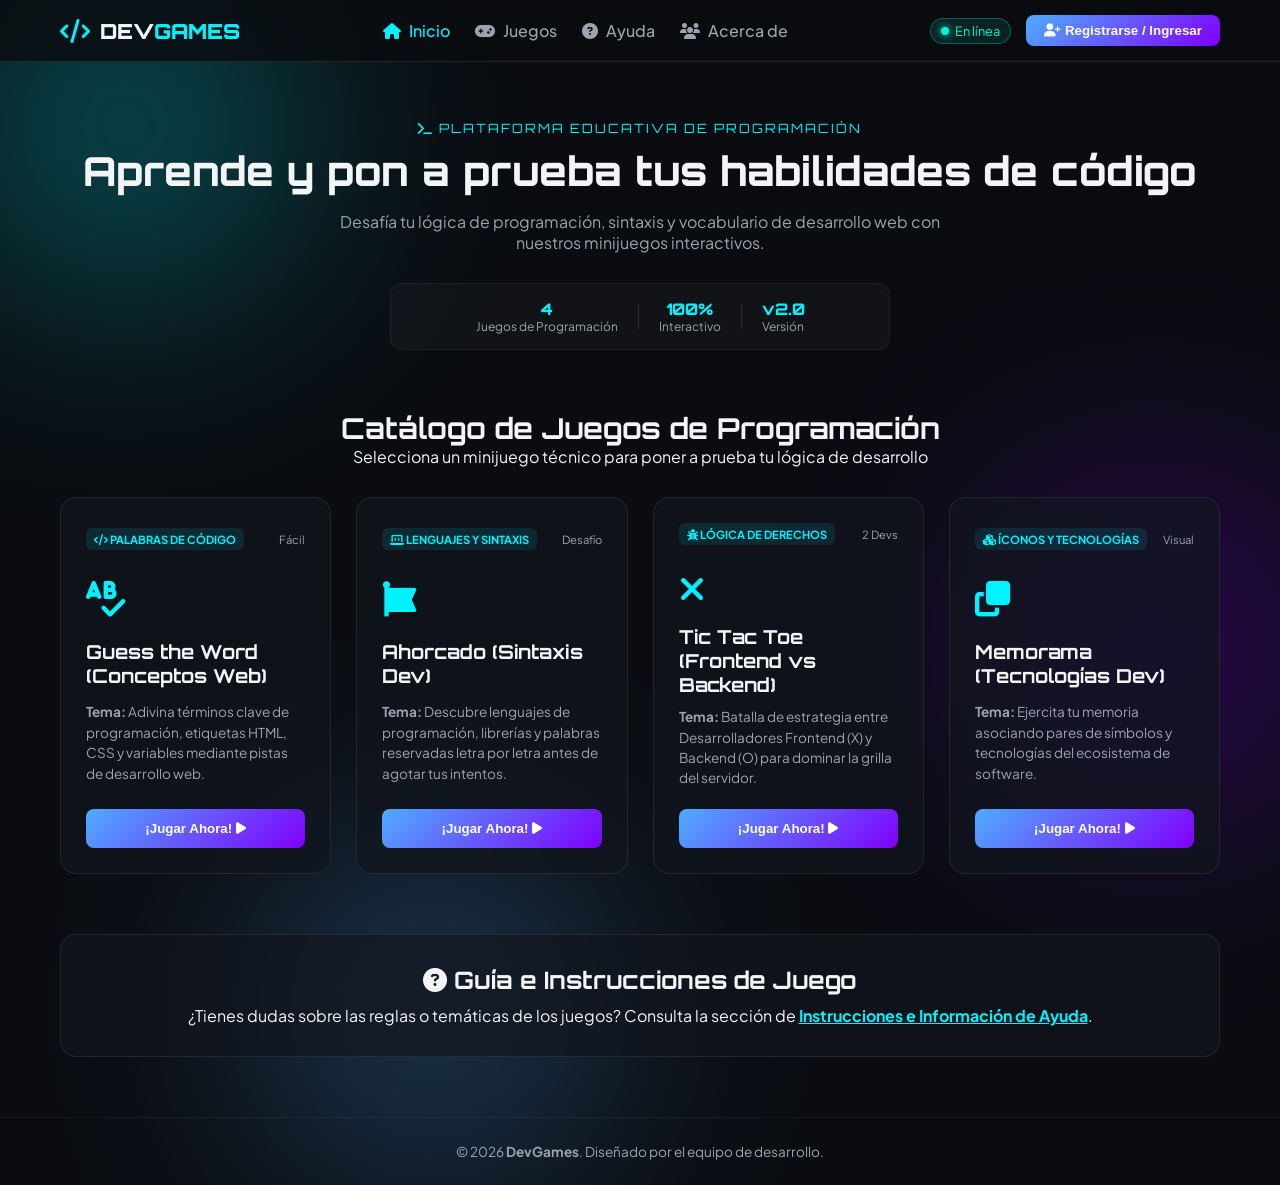
<file: index.html>
<!DOCTYPE html>
<html lang="es">
<head>
  <meta charset="UTF-8">
  <meta name="viewport" content="width=device-width, initial-scale=1.0">
  <title>Portal Web - Programación</title>
  
  <link rel="stylesheet" href="styles.css">
  <link rel="stylesheet" href="https://cdnjs.cloudflare.com/ajax/libs/font-awesome/6.4.0/css/all.min.css">
  <link href="https://fonts.googleapis.com/css2?family=Orbitron:wght@600;800;900&family=Plus+Jakarta+Sans:wght@400;500;600;700&display=swap" rel="stylesheet">
</head>
<body>

  <div class="bg-glow spot-1"></div>
  <div class="bg-glow spot-2"></div>
  <div class="bg-glow spot-3"></div>

  <!-- NAVEGACIÓN -->
  <header class="navbar-wrapper">
    <nav class="navbar">
      <div class="logo">
        <div class="logo-icon"><i class="fa-solid fa-code"></i></div>
        <span class="logo-text">DEV<span class="highlight">GAMES</span></span>
      </div>

      <ul class="nav-links">
        <li><a href="index.html#inicio" class="nav-link active"><i class="fa-solid fa-house"></i> Inicio</a></li>
        <li><a href="index.html#juegos" class="nav-link"><i class="fa-solid fa-gamepad"></i> Juegos</a></li>
        <li><a href="ayuda.html" class="nav-link"><i class="fa-solid fa-circle-question"></i> Ayuda</a></li>
        <li><a href="acerca.html" class="nav-link"><i class="fa-solid fa-users"></i> Acerca de</a></li>
      </ul>

      <div class="nav-actions">
        <div class="status-badge"><span class="pulse-dot"></span> En línea</div>
        <button class="btn-login-trigger" id="btn-open-auth"><i class="fa-solid fa-user-plus"></i> Registrarse / Ingresar</button>

        <div class="user-profile-badge hidden" id="user-profile">
          <i class="fa-solid fa-user-ninja"></i>
          <span id="user-display-name">Programador</span>
          <button id="btn-logout" class="btn-logout-icon" title="Cerrar Sesión"><i class="fa-solid fa-power-off"></i></button>
        </div>
      </div>
    </nav>
  </header>

  <!-- CONTENIDO PRINCIPAL -->
  <main class="main-content">
    
    <!-- HERO -->
    <section id="inicio" class="hero-section">
      <div class="hero-tag"><i class="fa-solid fa-terminal"></i> PLATAFORMA EDUCATIVA DE PROGRAMACIÓN</div>
      <h1 class="hero-title">Aprende y pon a prueba tus habilidades de código</h1>
      <p class="hero-subtitle">Desafía tu lógica de programación, sintaxis y vocabulario de desarrollo web con nuestros minijuegos interactivos.</p>
      
      <div class="stats-bar">
        <div class="stat-item"><span class="stat-number">4</span><span class="stat-label">Juegos de Programación</span></div>
        <div class="stat-divider"></div>
        <div class="stat-item"><span class="stat-number">100%</span><span class="stat-label">Interactivo</span></div>
        <div class="stat-divider"></div>
        <div class="stat-item"><span class="stat-number">v2.0</span><span class="stat-label">Versión</span></div>
      </div>
    </section>

    <!-- CATÁLOGO DE JUEGOS CON TEMÁTICA EXPLÍCITA -->
    <section id="juegos" class="games-section">
      <div class="section-header">
        <h2>Catálogo de Juegos de Programación</h2>
        <p>Selecciona un minijuego técnico para poner a prueba tu lógica de desarrollo</p>
      </div>

      <div class="cards-grid">
        
        <!-- JUEGO 1: GUESS THE WORD -->
        <article class="game-card card-cyan">
          <div class="card-glass"></div>
          <div class="card-top">
            <span class="card-badge"><i class="fa-solid fa-code"></i> PALABRAS DE CÓDIGO</span>
            <span class="difficulty-tag easy">Fácil</span>
          </div>
          <div class="card-icon-wrapper"><i class="fa-solid fa-spell-check"></i></div>
          <h3 class="card-title">Guess the Word (Conceptos Web)</h3>
          <p class="card-description">
            <strong>Tema:</strong> Adivina términos clave de programación, etiquetas HTML, CSS y variables mediante pistas de desarrollo web.
          </p>
          <button class="btn-card" onclick="openGame('guess')">¡Jugar Ahora! <i class="fa-solid fa-play"></i></button>
        </article>

        <!-- JUEGO 2: AHORCADO -->
        <article class="game-card card-purple">
          <div class="card-glass"></div>
          <div class="card-top">
            <span class="card-badge"><i class="fa-solid fa-laptop-code"></i> LENGUAJES Y SINTAXIS</span>
            <span class="difficulty-tag medium">Desafío</span>
          </div>
          <div class="card-icon-wrapper"><i class="fa-solid fa-font-awesome"></i></div>
          <h3 class="card-title">Ahorcado (Sintaxis Dev)</h3>
          <p class="card-description">
            <strong>Tema:</strong> Descubre lenguajes de programación, librerías y palabras reservadas letra por letra antes de agotar tus intentos.
          </p>
          <button class="btn-card" onclick="openGame('ahorcado')">¡Jugar Ahora! <i class="fa-solid fa-play"></i></button>
        </article>

        <!-- JUEGO 3: TIC-TAC-TOE -->
        <article class="game-card card-emerald">
          <div class="card-glass"></div>
          <div class="card-top">
            <span class="card-badge"><i class="fa-solid fa-bug"></i> LÓGICA DE DERECHOS</span>
            <span class="difficulty-tag hard">2 Devs</span>
          </div>
          <div class="card-icon-wrapper"><i class="fa-solid fa-xmark"></i></div>
          <h3 class="card-title">Tic Tac Toe (Frontend vs Backend)</h3>
          <p class="card-description">
            <strong>Tema:</strong> Batalla de estrategia entre Desarrolladores Frontend (X) y Backend (O) para dominar la grilla del servidor.
          </p>
          <button class="btn-card" onclick="openGame('tictactoe')">¡Jugar Ahora! <i class="fa-solid fa-play"></i></button>
        </article>

        <!-- JUEGO 4: MEMORAMA -->
        <article class="game-card card-amber">
          <div class="card-glass"></div>
          <div class="card-top">
            <span class="card-badge"><i class="fa-solid fa-cubes"></i> ÍCONOS Y TECNOLOGÍAS</span>
            <span class="difficulty-tag easy">Visual</span>
          </div>
          <div class="card-icon-wrapper"><i class="fa-solid fa-clone"></i></div>
          <h3 class="card-title">Memorama (Tecnologías Dev)</h3>
          <p class="card-description">
            <strong>Tema:</strong> Ejercita tu memoria asociando pares de símbolos y tecnologías del ecosistema de software.
          </p>
          <button class="btn-card" onclick="openGame('memorama')">¡Jugar Ahora! <i class="fa-solid fa-play"></i></button>
        </article>

      </div>
    </section>

    <!-- SECCIÓN DE ENLACE A AYUDA -->
    <section id="ayuda" class="info-section">
      <div class="info-content">
        <h2><i class="fa-solid fa-circle-question"></i> Guía e Instrucciones de Juego</h2>
        <p>¿Tienes dudas sobre las reglas o temáticas de los juegos? Consulta la sección de <a href="ayuda.html" style="color:var(--primary-glow,#00f2fe); font-weight:bold;">Instrucciones e Información de Ayuda</a>.</p>
      </div>
    </section>

  </main>

  <!-- MODAL DE JUEGOS -->
  <div class="game-modal" id="game-modal">
    <div class="modal-content">
      <button class="close-modal" id="close-modal"><i class="fa-solid fa-xmark"></i></button>
      <div class="game-box" id="game-box-container"></div>
    </div>
  </div>

  <!-- MODAL DE AUTENTICACIÓN (REGISTRO -> INICIO DE SESIÓN) -->
  <div class="game-modal" id="auth-modal">
    <div class="modal-content auth-modal-content">
      <button class="close-modal" id="close-auth-modal"><i class="fa-solid fa-xmark"></i></button>
      
      <!-- FORMULARIO 1: REGISTRO PRIMERO -->
      <form id="register-form" class="auth-form">
        <div class="auth-header">
          <h3><i class="fa-solid fa-user-plus"></i> Crear Cuenta</h3>
          <p>Primero regístrate para poder ingresar al portal</p>
        </div>
        <div class="input-group">
          <label for="reg-name"><i class="fa-solid fa-user"></i> Nombre de Usuario</label>
          <input type="text" id="reg-name" placeholder="TuUsuarioDev" required>
        </div>
        <div class="input-group">
          <label for="reg-email"><i class="fa-solid fa-envelope"></i> Correo Electrónico</label>
          <input type="email" id="reg-email" placeholder="usuario@correo.com" required>
        </div>
        <div class="input-group">
          <label for="reg-password"><i class="fa-solid fa-key"></i> Contraseña</label>
          <input type="password" id="reg-password" placeholder="••••••••" required>
        </div>
        <button type="submit" class="btn-card btn-auth-submit">Registrar Cuenta <i class="fa-solid fa-check"></i></button>
        <p class="auth-switch-text">¿Ya tienes una cuenta? <a href="#" id="link-to-login">Inicia Sesión aquí</a></p>
      </form>

      <!-- FORMULARIO 2: INICIO DE SESIÓN SEGUNDO -->
      <form id="login-form" class="auth-form hidden">
        <div class="auth-header">
          <h3><i class="fa-solid fa-right-to-bracket"></i> Iniciar Sesión</h3>
          <p>Ingresa tus datos registrados</p>
        </div>
        <div class="input-group">
          <label for="login-email"><i class="fa-solid fa-envelope"></i> Correo Electrónico</label>
          <input type="email" id="login-email" placeholder="usuario@correo.com" required>
        </div>
        <div class="input-group">
          <label for="login-password"><i class="fa-solid fa-key"></i> Contraseña</label>
          <input type="password" id="login-password" placeholder="••••••••" required>
        </div>
        <button type="submit" class="btn-card btn-auth-submit">Entrar <i class="fa-solid fa-arrow-right-to-bracket"></i></button>
        <p class="auth-switch-text">¿Aún no te has registrado? <a href="#" id="link-to-register">Regístrate primero</a></p>
      </form>

    </div>
  </div>

  <footer class="footer">
    <p>&copy; 2026 <strong>DevGames</strong>. Diseñado por el equipo de desarrollo.</p>
  </footer>

  <script src="script.js"></script>
</body>
</html>
</file>
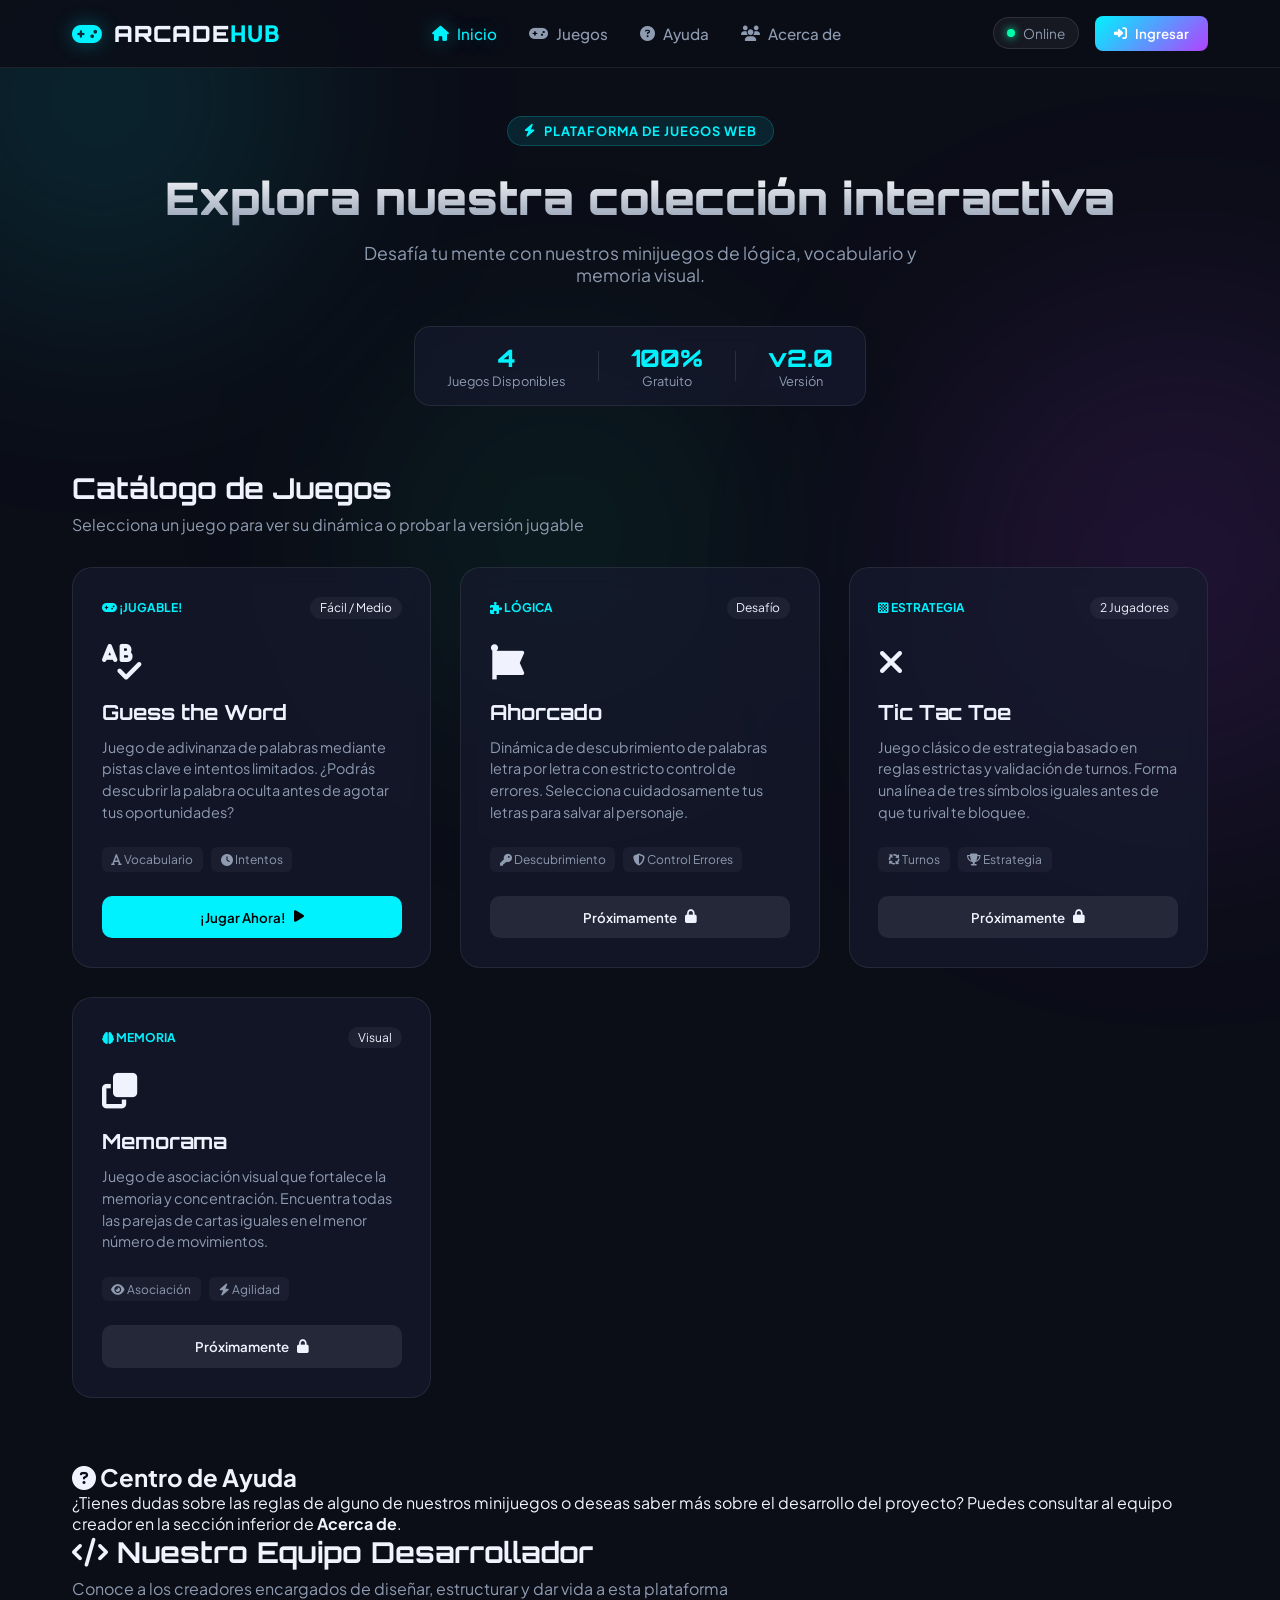
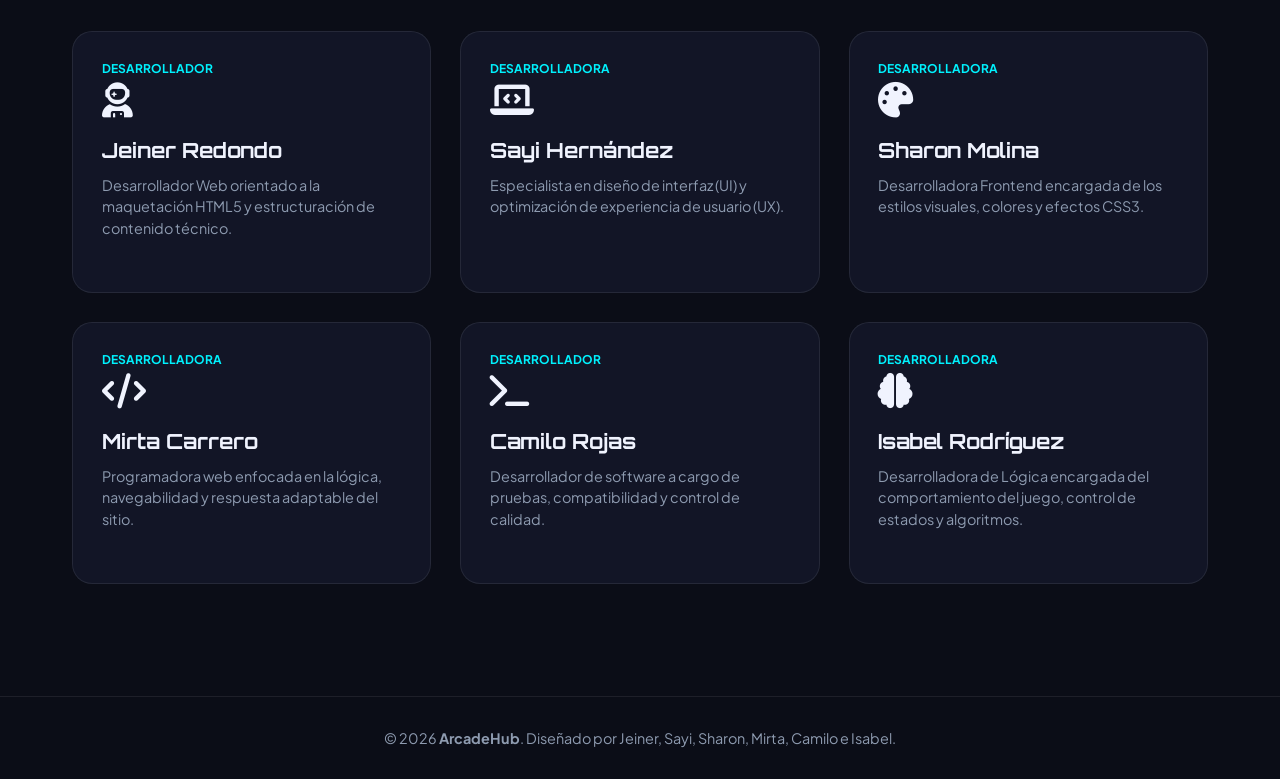
<file: proyecto productivo/index.html>
<!DOCTYPE html>
<html lang="es">
<head>
  <!-- Configuración básica de codificación y diseño responsivo -->
  <meta charset="UTF-8">
  <meta name="viewport" content="width=device-width, initial-scale=1.0">
  <title>Portal Arcade - ArcadeHub</title>
  
  <!-- Enlace a la hoja de estilos CSS general -->
  <link rel="stylesheet" href="styles.css">
  
  <!-- Librería de íconos Font Awesome -->
  <link rel="stylesheet" href="https://cdnjs.cloudflare.com/ajax/libs/font-awesome/6.4.0/css/all.min.css">
  
  <!-- Tipografías de Google Fonts (Orbitron para estilo retro/gamer, Plus Jakarta Sans para texto) -->
  <link href="https://fonts.googleapis.com/css2?family=Orbitron:wght@600;800;900&family=Plus+Jakarta+Sans:wght@400;500;600;700&display=swap" rel="stylesheet">
</head>
<body>

  <!-- EFECTOS DE LUZ AMBIENTAL DE FONDO -->
  <div class="bg-glow spot-1"></div>
  <div class="bg-glow spot-2"></div>
  <div class="bg-glow spot-3"></div>

  <!-- ========================================== -->
  <!-- BARRA DE NAVEGACIÓN (NAVBAR)               -->
  <!-- ========================================== -->
  <header class="navbar-wrapper">
    <nav class="navbar">
      <!-- Isotipo y logotipo de la plataforma -->
      <div class="logo">
        <div class="logo-icon"><i class="fa-solid fa-gamepad"></i></div>
        <span class="logo-text">ARCADE<span class="highlight">HUB</span></span>
      </div>

      <!-- Enlaces de navegación con desplazamiento en la misma página -->
      <ul class="nav-links">
        <li><a href="#inicio" class="nav-link active"><i class="fa-solid fa-house"></i> Inicio</a></li>
        <li><a href="#juegos" class="nav-link"><i class="fa-solid fa-gamepad"></i> Juegos</a></li>
        <li><a href="#ayuda" class="nav-link"><i class="fa-solid fa-circle-question"></i> Ayuda</a></li>
        <li><a href="#equipo" class="nav-link"><i class="fa-solid fa-users"></i> Acerca de</a></li>
      </ul>

      <!-- ÁREA DE ACCIONES DEL USUARIO EN LA NAVBAR -->
      <div class="nav-actions">
        <!-- Indicador de conexión en tiempo real -->
        <div class="status-badge">
          <span class="pulse-dot"></span> Online
        </div>
        
        <!-- Botón para abrir la ventana modal de Inicio de Sesión -->
        <button class="btn-login-trigger" id="btn-open-auth">
          <i class="fa-solid fa-right-to-bracket"></i> Ingresar
        </button>

        <!-- Perfil de usuario logueado (oculto por defecto hasta iniciar sesión) -->
        <div class="user-profile-badge hidden" id="user-profile">
          <i class="fa-solid fa-user-ninja"></i>
          <span id="user-display-name">Jugador</span>
          <button id="btn-logout" class="btn-logout-icon" title="Cerrar Sesión">
            <i class="fa-solid fa-power-off"></i>
          </button>
        </div>
      </div>
    </nav>
  </header>

  <!-- ========================================== -->
  <!-- CONTENIDO PRINCIPAL                        -->
  <!-- ========================================== -->
  <main class="main-content">
    
    <!-- SECCIÓN HERO / BIENVENIDA -->
    <section id="inicio" class="hero-section">
      <div class="hero-tag"><i class="fa-solid fa-bolt"></i> PLATAFORMA DE JUEGOS WEB</div>
      <h1 class="hero-title">Explora nuestra colección interactiva</h1>
      <p class="hero-subtitle">Desafía tu mente con nuestros minijuegos de lógica, vocabulario y memoria visual.</p>
      
      <!-- Barra de estadísticas -->
      <div class="stats-bar">
        <div class="stat-item">
          <span class="stat-number">4</span>
          <span class="stat-label">Juegos Disponibles</span>
        </div>
        <div class="stat-divider"></div>
        <div class="stat-item">
          <span class="stat-number">100%</span>
          <span class="stat-label">Gratuito</span>
        </div>
        <div class="stat-divider"></div>
        <div class="stat-item">
          <span class="stat-number">v2.0</span>
          <span class="stat-label">Versión</span>
        </div>
      </div>
    </section>

    <!-- CATÁLOGO DE JUEGOS -->
    <section id="juegos" class="games-section">
      <div class="section-header">
        <h2>Catálogo de Juegos</h2>
        <p>Selecciona un juego para ver su dinámica o probar la versión jugable</p>
      </div>

      <div class="cards-grid">
        
        <!-- CARD 1: GUESS THE WORD (JUGABLE) -->
        <article class="game-card card-cyan">
          <div class="card-glass"></div>
          <div class="card-top">
            <span class="card-badge"><i class="fa-solid fa-gamepad"></i> ¡JUGABLE!</span>
            <span class="difficulty-tag easy">Fácil / Medio</span>
          </div>
          <div class="card-icon-wrapper">
            <i class="fa-solid fa-spell-check"></i>
          </div>
          <h3 class="card-title">Guess the Word</h3>
          <p class="card-description">Juego de adivinanza de palabras mediante pistas clave e intentos limitados. ¿Podrás descubrir la palabra oculta antes de agotar tus oportunidades?</p>
          <div class="tags-list">
            <span class="tag"><i class="fa-solid fa-font"></i> Vocabulario</span>
            <span class="tag"><i class="fa-solid fa-clock"></i> Intentos</span>
          </div>
          <button class="btn-card" id="btn-play-guess">¡Jugar Ahora! <i class="fa-solid fa-play"></i></button>
        </article>

        <!-- CARD 2: AHORCADO -->
        <article class="game-card card-purple">
          <div class="card-glass"></div>
          <div class="card-top">
            <span class="card-badge"><i class="fa-solid fa-puzzle-piece"></i> Lógica</span>
            <span class="difficulty-tag medium">Desafío</span>
          </div>
          <div class="card-icon-wrapper">
            <i class="fa-solid fa-font-awesome"></i>
          </div>
          <h3 class="card-title">Ahorcado</h3>
          <p class="card-description">Dinámica de descubrimiento de palabras letra por letra con estricto control de errores. Selecciona cuidadosamente tus letras para salvar al personaje.</p>
          <div class="tags-list">
            <span class="tag"><i class="fa-solid fa-key"></i> Descubrimiento</span>
            <span class="tag"><i class="fa-solid fa-shield-halved"></i> Control Errores</span>
          </div>
          <button class="btn-card">Próximamente <i class="fa-solid fa-lock"></i></button>
        </article>

        <!-- CARD 3: TIC-TAC-TOE -->
        <article class="game-card card-emerald">
          <div class="card-glass"></div>
          <div class="card-top">
            <span class="card-badge"><i class="fa-solid fa-chess-board"></i> Estrategia</span>
            <span class="difficulty-tag hard">2 Jugadores</span>
          </div>
          <div class="card-icon-wrapper">
            <i class="fa-solid fa-xmark"></i>
          </div>
          <h3 class="card-title">Tic Tac Toe</h3>
          <p class="card-description">Juego clásico de estrategia basado en reglas estrictas y validación de turnos. Forma una línea de tres símbolos iguales antes de que tu rival te bloquee.</p>
          <div class="tags-list">
            <span class="tag"><i class="fa-solid fa-arrows-spin"></i> Turnos</span>
            <span class="tag"><i class="fa-solid fa-trophy"></i> Estrategia</span>
          </div>
          <button class="btn-card">Próximamente <i class="fa-solid fa-lock"></i></button>
        </article>

        <!-- CARD 4: MEMORAMA -->
        <article class="game-card card-amber">
          <div class="card-glass"></div>
          <div class="card-top">
            <span class="card-badge"><i class="fa-solid fa-brain"></i> Memoria</span>
            <span class="difficulty-tag easy">Visual</span>
          </div>
          <div class="card-icon-wrapper">
            <i class="fa-solid fa-clone"></i>
          </div>
          <h3 class="card-title">Memorama</h3>
          <p class="card-description">Juego de asociación visual que fortalece la memoria y concentración. Encuentra todas las parejas de cartas iguales en el menor número de movimientos.</p>
          <div class="tags-list">
            <span class="tag"><i class="fa-solid fa-eye"></i> Asociación</span>
            <span class="tag"><i class="fa-solid fa-bolt"></i> Agilidad</span>
          </div>
          <button class="btn-card">Próximamente <i class="fa-solid fa-lock"></i></button>
        </article>

      </div>
    </section>

    <!-- SECCIÓN DE AYUDA -->
    <section id="ayuda" class="info-section">
      <div class="info-content">
        <h2><i class="fa-solid fa-circle-question"></i> Centro de Ayuda</h2>
        <p>¿Tienes dudas sobre las reglas de alguno de nuestros minijuegos o deseas saber más sobre el desarrollo del proyecto? Puedes consultar al equipo creador en la sección inferior de <strong>Acerca de</strong>.</p>
      </div>
    </section>

    <!-- ========================================== -->
    <!-- SECCIÓN ACERCA DE / EQUIPO CREADOR        -->
    <!-- ========================================== -->
    <section id="equipo" class="games-section team-section">
      <div class="section-header">
        <h2><i class="fa-solid fa-code"></i> Nuestro Equipo Desarrollador</h2>
        <p>Conoce a los creadores encargados de diseñar, estructurar y dar vida a esta plataforma</p>
      </div>

      <div class="cards-grid">
        
        <!-- Jeiner Redondo -->
        <article class="game-card card-cyan">
          <div class="card-glass"></div>
          <span class="card-badge">Desarrollador</span>
          <div class="card-icon-wrapper"><i class="fa-solid fa-user-astronaut"></i></div>
          <h3 class="card-title">Jeiner Redondo</h3>
          <p class="card-description">Desarrollador Web orientado a la maquetación HTML5 y estructuración de contenido técnico.</p>
        </article>

        <!-- Sayi Hernandez -->
        <article class="game-card card-purple">
          <div class="card-glass"></div>
          <span class="card-badge">Desarrolladora</span>
          <div class="card-icon-wrapper"><i class="fa-solid fa-laptop-code"></i></div>
          <h3 class="card-title">Sayi Hernández</h3>
          <p class="card-description">Especialista en diseño de interfaz (UI) y optimización de experiencia de usuario (UX).</p>
        </article>

        <!-- Sharon Molina -->
        <article class="game-card card-emerald">
          <div class="card-glass"></div>
          <span class="card-badge">Desarrolladora</span>
          <div class="card-icon-wrapper"><i class="fa-solid fa-palette"></i></div>
          <h3 class="card-title">Sharon Molina</h3>
          <p class="card-description">Desarrolladora Frontend encargada de los estilos visuales, colores y efectos CSS3.</p>
        </article>

        <!-- Mirta Carrero -->
        <article class="game-card card-amber">
          <div class="card-glass"></div>
          <span class="card-badge">Desarrolladora</span>
          <div class="card-icon-wrapper"><i class="fa-solid fa-code"></i></div>
          <h3 class="card-title">Mirta Carrero</h3>
          <p class="card-description">Programadora web enfocada en la lógica, navegabilidad y respuesta adaptable del sitio.</p>
        </article>

        <!-- Camilo Rojas -->
        <article class="game-card card-cyan">
          <div class="card-glass"></div>
          <span class="card-badge">Desarrollador</span>
          <div class="card-icon-wrapper"><i class="fa-solid fa-terminal"></i></div>
          <h3 class="card-title">Camilo Rojas</h3>
          <p class="card-description">Desarrollador de software a cargo de pruebas, compatibilidad y control de calidad.</p>
        </article>

        <!-- Isabel Rodríguez -->
        <article class="game-card card-purple">
          <div class="card-glass"></div>
          <span class="card-badge">Desarrolladora</span>
          <div class="card-icon-wrapper"><i class="fa-solid fa-brain"></i></div>
          <h3 class="card-title">Isabel Rodríguez</h3>
          <p class="card-description">Desarrolladora de Lógica encargada del comportamiento del juego, control de estados y algoritmos.</p>
        </article>

      </div>
    </section>

  </main>

  <!-- ========================================== -->
  <!-- MODAL DEL JUEGO GUESS THE WORD             -->
  <!-- ========================================== -->
  <div class="game-modal" id="game-modal">
    <div class="modal-content">
      <!-- Botón para cerrar la ventana del juego -->
      <button class="close-modal" id="close-modal"><i class="fa-solid fa-xmark"></i></button>
      
      <div class="game-box">
        <div class="game-header">
          <h2><i class="fa-solid fa-lightbulb"></i> Guess The Word</h2>
          <span class="tries-left">Intentos: <strong id="attempts-count">5</strong></span>
        </div>

        <div class="hint-box">
          <i class="fa-solid fa-circle-info"></i> <strong>PISTA:</strong> <span id="game-hint">Cargando pista...</span>
        </div>

        <div class="word-display" id="word-display">
          <!-- Las casillas de letras se generan dinámicamente con JS -->
        </div>

        <form id="guess-form" class="guess-form">
          <input type="text" id="letter-input" maxlength="1" placeholder="Escribe una letra..." autocomplete="off" autofocus>
          <button type="submit" class="btn-submit">Probar Letra</button>
        </form>

        <div id="game-message" class="game-message"></div>

        <button id="btn-restart" class="btn-restart"><i class="fa-solid fa-rotate-right"></i> Siguiente Palabra</button>
      </div>
    </div>
  </div>

  <!-- ========================================== -->
  <!-- MODAL DE AUTENTICACIÓN (LOGIN Y REGISTRO)  -->
  <!-- ========================================== -->
  <div class="game-modal" id="auth-modal">
    <div class="modal-content auth-modal-content">
      <!-- Botón para cerrar el modal de login -->
      <button class="close-modal" id="close-auth-modal"><i class="fa-solid fa-xmark"></i></button>
      
      <div class="auth-box">
        <!-- Pestañas para conmutar entre Iniciar Sesión y Registro -->
        <div class="auth-tabs">
          <button class="auth-tab-btn active" id="tab-login-btn">
            <i class="fa-solid fa-user-check"></i> Iniciar Sesión
          </button>
          <button class="auth-tab-btn" id="tab-register-btn">
            <i class="fa-solid fa-user-plus"></i> Registrarse
          </button>
        </div>

        <!-- FORMULARIO 1: INICIO DE SESIÓN -->
        <form id="login-form" class="auth-form">
          <div class="auth-header">
            <h3>¡Hola de nuevo, Gamer!</h3>
            <p>Ingresa tus datos para continuar tu sesión</p>
          </div>

          <div class="input-group">
            <label for="login-email"><i class="fa-solid fa-envelope"></i> Correo Electrónico</label>
            <input type="email" id="login-email" placeholder="tuusuario@correo.com" required>
          </div>

          <div class="input-group">
            <label for="login-password"><i class="fa-solid fa-key"></i> Contraseña</label>
            <input type="password" id="login-password" placeholder="••••••••" required>
          </div>

          <!-- Mensajes de estado -->
          <div id="login-message" class="game-message"></div>

          <button type="submit" class="btn-card btn-auth-submit">
            Entrar al juego <i class="fa-solid fa-arrow-right-to-bracket"></i>
          </button>
        </form>

        <!-- FORMULARIO 2: REGISTRO (Oculto inicialmente) -->
        <form id="register-form" class="auth-form hidden">
          <div class="auth-header">
            <h3>Crea tu cuenta Arcade</h3>
            <p>Únete a la comunidad de ArcadeHub gratis</p>
          </div>

          <div class="input-group">
            <label for="reg-username"><i class="fa-solid fa-user"></i> Nombre de Usuario / Nickname</label>
            <input type="text" id="reg-username" placeholder="Ej: ProGamer2026" required>
          </div>

          <div class="input-group">
            <label for="reg-email"><i class="fa-solid fa-envelope"></i> Correo Electrónico</label>
            <input type="email" id="reg-email" placeholder="tuusuario@correo.com" required>
          </div>

          <div class="input-group">
            <label for="reg-password"><i class="fa-solid fa-lock"></i> Crear Contraseña</label>
            <input type="password" id="reg-password" placeholder="Mínimo 6 caracteres" minlength="6" required>
          </div>

          <!-- Mensajes de estado -->
          <div id="register-message" class="game-message"></div>

          <button type="submit" class="btn-card btn-auth-submit">
            Crear Cuenta <i class="fa-solid fa-user-check"></i>
          </button>
        </form>
      </div>
    </div>
  </div>

  <!-- PIE DE PÁGINA GLOBAL -->
  <footer class="footer">
    <p>&copy; 2026 <strong>ArcadeHub</strong>. Diseñado por Jeiner, Sayi, Sharon, Mirta, Camilo e Isabel.</p>
  </footer>

  <!-- SCRIPT CON LA LÓGICA DE JUEGOS Y SESIONES -->
  <script src="script.js"></script>
</body>
</html>
</file>
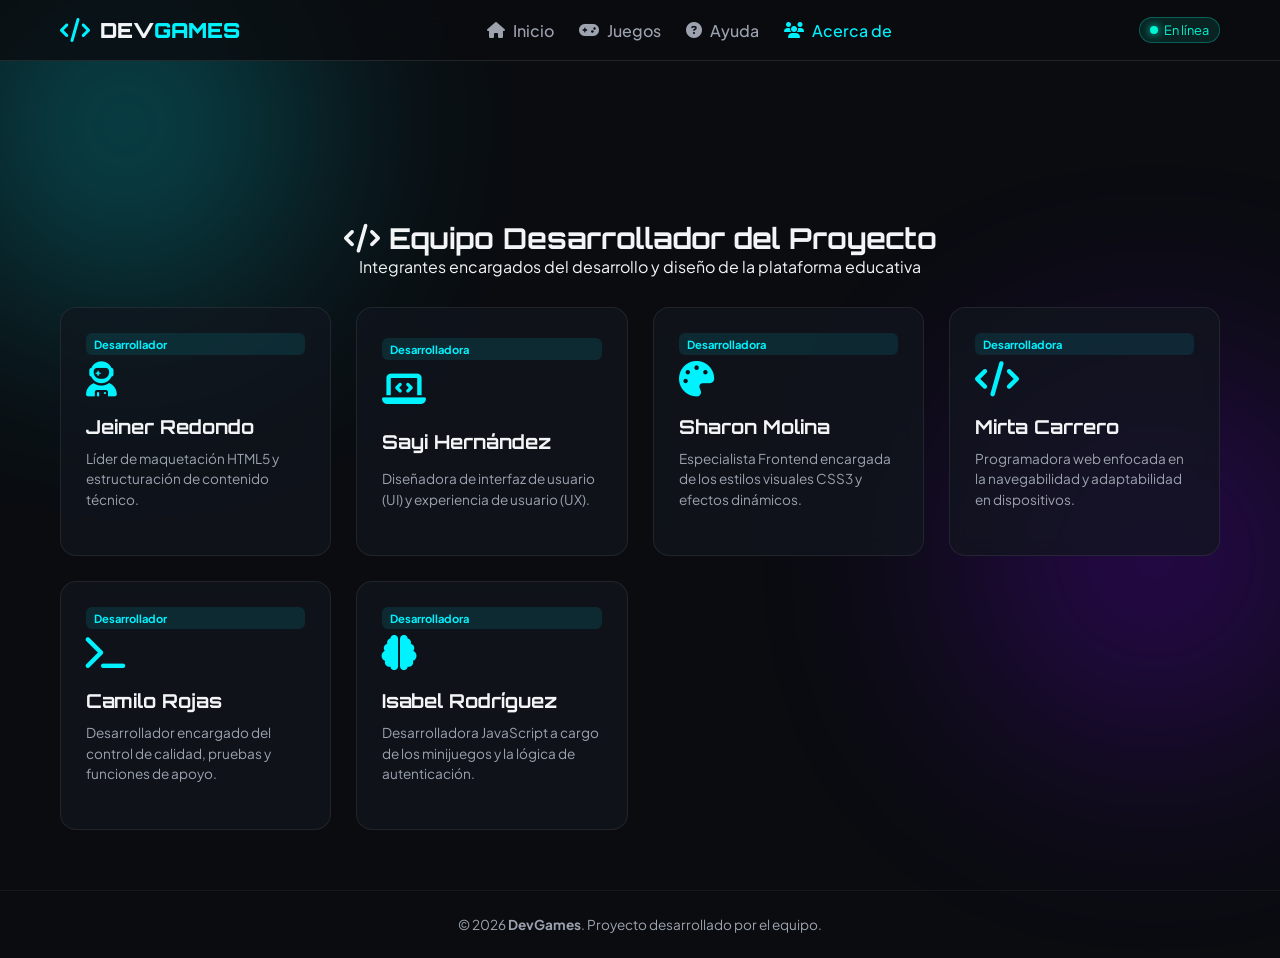
<file: acerca.html>
<!DOCTYPE html>
<html lang="es">
<head>
  <meta charset="UTF-8">
  <meta name="viewport" content="width=device-width, initial-scale=1.0">
  <title>Acerca de - DevGames</title>
  
  <link rel="stylesheet" href="styles.css">
  <link rel="stylesheet" href="https://cdnjs.cloudflare.com/ajax/libs/font-awesome/6.4.0/css/all.min.css">
  <link href="https://fonts.googleapis.com/css2?family=Orbitron:wght@600;800;900&family=Plus+Jakarta+Sans:wght@400;500;600;700&display=swap" rel="stylesheet">
</head>
<body>

  <div class="bg-glow spot-1"></div>
  <div class="bg-glow spot-2"></div>

  <header class="navbar-wrapper">
    <nav class="navbar">
      <div class="logo">
        <div class="logo-icon"><i class="fa-solid fa-code"></i></div>
        <span class="logo-text">DEV<span class="highlight">GAMES</span></span>
      </div>

      <ul class="nav-links">
        <li><a href="index.html#inicio" class="nav-link"><i class="fa-solid fa-house"></i> Inicio</a></li>
        <li><a href="index.html#juegos" class="nav-link"><i class="fa-solid fa-gamepad"></i> Juegos</a></li>
        <li><a href="ayuda.html" class="nav-link"><i class="fa-solid fa-circle-question"></i> Ayuda</a></li>
        <li><a href="acerca.html" class="nav-link active"><i class="fa-solid fa-users"></i> Acerca de</a></li>
      </ul>

      <div class="nav-actions">
        <div class="status-badge"><span class="pulse-dot"></span> En línea</div>
      </div>
    </nav>
  </header>

  <main class="main-content">
    <section class="games-section" style="padding-top: 100px;">
      <div class="section-header">
        <h2><i class="fa-solid fa-code"></i> Equipo Desarrollador del Proyecto</h2>
        <p>Integrantes encargados del desarrollo y diseño de la plataforma educativa</p>
      </div>

      <div class="cards-grid">
        
        <article class="game-card card-cyan">
          <div class="card-glass"></div>
          <span class="card-badge">Desarrollador</span>
          <div class="card-icon-wrapper"><i class="fa-solid fa-user-astronaut"></i></div>
          <h3 class="card-title">Jeiner Redondo</h3>
          <p class="card-description">Líder de maquetación HTML5 y estructuración de contenido técnico.</p>
        </article>

        <article class="game-card card-purple">
          <div class="card-glass"></div>
          <span class="card-badge">Desarrolladora</span>
          <div class="card-icon-wrapper"><i class="fa-solid fa-laptop-code"></i></div>
          <h3 class="card-title">Sayi Hernández</h3>
          <p class="card-description">Diseñadora de interfaz de usuario (UI) y experiencia de usuario (UX).</p>
        </article>

        <article class="game-card card-emerald">
          <div class="card-glass"></div>
          <span class="card-badge">Desarrolladora</span>
          <div class="card-icon-wrapper"><i class="fa-solid fa-palette"></i></div>
          <h3 class="card-title">Sharon Molina</h3>
          <p class="card-description">Especialista Frontend encargada de los estilos visuales CSS3 y efectos dinámicos.</p>
        </article>

        <article class="game-card card-amber">
          <div class="card-glass"></div>
          <span class="card-badge">Desarrolladora</span>
          <div class="card-icon-wrapper"><i class="fa-solid fa-code"></i></div>
          <h3 class="card-title">Mirta Carrero</h3>
          <p class="card-description">Programadora web enfocada en la navegabilidad y adaptabilidad en dispositivos.</p>
        </article>

        <article class="game-card card-cyan">
          <div class="card-glass"></div>
          <span class="card-badge">Desarrollador</span>
          <div class="card-icon-wrapper"><i class="fa-solid fa-terminal"></i></div>
          <h3 class="card-title">Camilo Rojas</h3>
          <p class="card-description">Desarrollador encargado del control de calidad, pruebas y funciones de apoyo.</p>
        </article>

        <article class="game-card card-purple">
          <div class="card-glass"></div>
          <span class="card-badge">Desarrolladora</span>
          <div class="card-icon-wrapper"><i class="fa-solid fa-brain"></i></div>
          <h3 class="card-title">Isabel Rodríguez</h3>
          <p class="card-description">Desarrolladora JavaScript a cargo de los minijuegos y la lógica de autenticación.</p>
        </article>

      </div>
    </section>
  </main>

  <footer class="footer">
    <p>&copy; 2026 <strong>DevGames</strong>. Proyecto desarrollado por el equipo.</p>
  </footer>

</body>
</html>
</file>
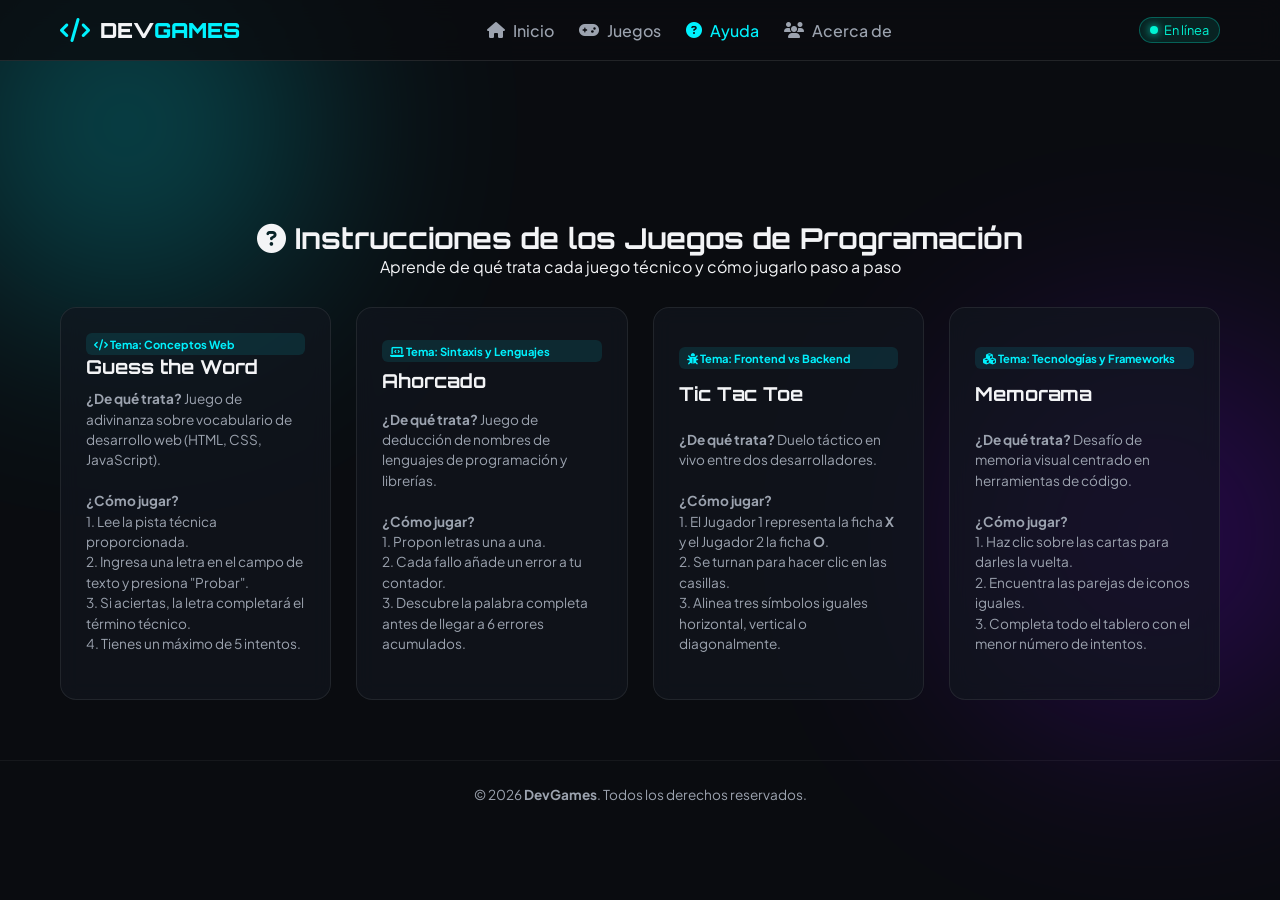
<file: ayuda.html>
<!DOCTYPE html>
<html lang="es">
<head>
  <meta charset="UTF-8">
  <meta name="viewport" content="width=device-width, initial-scale=1.0">
  <title>Centro de Ayuda - DevGames</title>
  
  <link rel="stylesheet" href="styles.css">
  <link rel="stylesheet" href="https://cdnjs.cloudflare.com/ajax/libs/font-awesome/6.4.0/css/all.min.css">
  <link href="https://fonts.googleapis.com/css2?family=Orbitron:wght@600;800;900&family=Plus+Jakarta+Sans:wght@400;500;600;700&display=swap" rel="stylesheet">
</head>
<body>

  <div class="bg-glow spot-1"></div>
  <div class="bg-glow spot-2"></div>

  <header class="navbar-wrapper">
    <nav class="navbar">
      <div class="logo">
        <div class="logo-icon"><i class="fa-solid fa-code"></i></div>
        <span class="logo-text">DEV<span class="highlight">GAMES</span></span>
      </div>

      <ul class="nav-links">
        <li><a href="index.html#inicio" class="nav-link"><i class="fa-solid fa-house"></i> Inicio</a></li>
        <li><a href="index.html#juegos" class="nav-link"><i class="fa-solid fa-gamepad"></i> Juegos</a></li>
        <li><a href="ayuda.html" class="nav-link active"><i class="fa-solid fa-circle-question"></i> Ayuda</a></li>
        <li><a href="acerca.html" class="nav-link"><i class="fa-solid fa-users"></i> Acerca de</a></li>
      </ul>

      <div class="nav-actions">
        <div class="status-badge"><span class="pulse-dot"></span> En línea</div>
      </div>
    </nav>
  </header>

  <main class="main-content">
    <section class="games-section" style="padding-top: 100px;">
      <div class="section-header">
        <h2><i class="fa-solid fa-circle-question"></i> Instrucciones de los Juegos de Programación</h2>
        <p>Aprende de qué trata cada juego técnico y cómo jugarlo paso a paso</p>
      </div>

      <div class="cards-grid">
        
        <article class="game-card card-cyan">
          <div class="card-glass"></div>
          <span class="card-badge"><i class="fa-solid fa-code"></i> Tema: Conceptos Web</span>
          <h3 class="card-title">Guess the Word</h3>
          <p class="card-description">
            <strong>¿De qué trata?</strong> Juego de adivinanza sobre vocabulario de desarrollo web (HTML, CSS, JavaScript).<br><br>
            <strong>¿Cómo jugar?</strong><br>
            1. Lee la pista técnica proporcionada.<br>
            2. Ingresa una letra en el campo de texto y presiona "Probar".<br>
            3. Si aciertas, la letra completará el término técnico.<br>
            4. Tienes un máximo de 5 intentos.
          </p>
        </article>

        <article class="game-card card-purple">
          <div class="card-glass"></div>
          <span class="card-badge"><i class="fa-solid fa-laptop-code"></i> Tema: Sintaxis y Lenguajes</span>
          <h3 class="card-title">Ahorcado</h3>
          <p class="card-description">
            <strong>¿De qué trata?</strong> Juego de deducción de nombres de lenguajes de programación y librerías.<br><br>
            <strong>¿Cómo jugar?</strong><br>
            1. Propon letras una a una.<br>
            2. Cada fallo añade un error a tu contador.<br>
            3. Descubre la palabra completa antes de llegar a 6 errores acumulados.
          </p>
        </article>

        <article class="game-card card-emerald">
          <div class="card-glass"></div>
          <span class="card-badge"><i class="fa-solid fa-bug"></i> Tema: Frontend vs Backend</span>
          <h3 class="card-title">Tic Tac Toe</h3>
          <p class="card-description">
            <strong>¿De qué trata?</strong> Duelo táctico en vivo entre dos desarrolladores.<br><br>
            <strong>¿Cómo jugar?</strong><br>
            1. El Jugador 1 representa la ficha <strong>X</strong> y el Jugador 2 la ficha <strong>O</strong>.<br>
            2. Se turnan para hacer clic en las casillas.<br>
            3. Alinea tres símbolos iguales horizontal, vertical o diagonalmente.
          </p>
        </article>

        <article class="game-card card-amber">
          <div class="card-glass"></div>
          <span class="card-badge"><i class="fa-solid fa-cubes"></i> Tema: Tecnologías y Frameworks</span>
          <h3 class="card-title">Memorama</h3>
          <p class="card-description">
            <strong>¿De qué trata?</strong> Desafío de memoria visual centrado en herramientas de código.<br><br>
            <strong>¿Cómo jugar?</strong><br>
            1. Haz clic sobre las cartas para darles la vuelta.<br>
            2. Encuentra las parejas de iconos iguales.<br>
            3. Completa todo el tablero con el menor número de intentos.
          </p>
        </article>

      </div>
    </section>
  </main>

  <footer class="footer">
    <p>&copy; 2026 <strong>DevGames</strong>. Todos los derechos reservados.</p>
  </footer>

</body>
</html>
</file>
<file: styles.css>
/* ==========================================
   VARIABLES Y ESTILOS ORIGINALES
   ========================================== */
   :root {
    --bg-dark: #0a0c10;
    --bg-card: rgba(18, 22, 31, 0.7);
    --primary-glow: #00f2fe;
    --secondary-glow: #4facfe;
    --purple-glow: #7f00ff;
    --amber-glow: #ffb703;
    --emerald-glow: #00f5d4;
    --text-main: #f3f4f6;
    --text-muted: #9ca3af;
    --font-orbitron: 'Orbitron', sans-serif;
    --font-body: 'Plus Jakarta Sans', sans-serif;
  }
  
  * {
    margin: 0;
    padding: 0;
    box-sizing: border-box;
  }
  
  body {
    background-color: var(--bg-dark);
    color: var(--text-main);
    font-family: var(--font-body);
    min-height: 100vh;
    overflow-x: hidden;
    position: relative;
  }
  
  /* Luces de Fondo */
  .bg-glow {
    position: absolute;
    width: 350px;
    height: 350px;
    border-radius: 50%;
    filter: blur(120px);
    z-index: -1;
    opacity: 0.3;
  }
  .spot-1 { top: -50px; left: -50px; background: var(--primary-glow); }
  .spot-2 { top: 40%; right: -50px; background: var(--purple-glow); }
  .spot-3 { bottom: 0; left: 20%; background: var(--secondary-glow); }
  
  /* NAVEGACIÓN */
  .navbar-wrapper {
    position: fixed;
    top: 0;
    left: 0;
    width: 100%;
    z-index: 1000;
    background: rgba(10, 12, 16, 0.8);
    backdrop-filter: blur(12px);
    border-bottom: 1px solid rgba(255, 255, 255, 0.1);
  }
  
  .navbar {
    max-width: 1200px;
    margin: 0 auto;
    display: flex;
    justify-content: space-between;
    align-items: center;
    padding: 15px 20px;
  }
  
  .logo {
    display: flex;
    align-items: center;
    gap: 10px;
    font-family: var(--font-orbitron);
    font-weight: 900;
    font-size: 1.3rem;
  }
  
  .logo-icon { color: var(--primary-glow); font-size: 1.5rem; }
  .highlight { color: var(--primary-glow); }
  
  .nav-links {
    display: flex;
    list-style: none;
    gap: 25px;
  }
  
  .nav-link {
    color: var(--text-muted);
    text-decoration: none;
    font-weight: 500;
    transition: all 0.3s ease;
    display: flex;
    align-items: center;
    gap: 8px;
  }
  
  .nav-link:hover, .nav-link.active { color: var(--primary-glow); }
  
  .nav-actions { display: flex; align-items: center; gap: 15px; }
  
  .status-badge {
    font-size: 0.8rem;
    background: rgba(0, 245, 212, 0.1);
    color: var(--emerald-glow);
    padding: 4px 10px;
    border-radius: 20px;
    border: 1px solid rgba(0, 245, 212, 0.3);
    display: flex;
    align-items: center;
    gap: 6px;
  }
  
  .pulse-dot {
    width: 8px;
    height: 8px;
    background: var(--emerald-glow);
    border-radius: 50%;
    box-shadow: 0 0 8px var(--emerald-glow);
  }
  
  .btn-login-trigger {
    background: linear-gradient(135deg, var(--secondary-glow), var(--purple-glow));
    color: #fff;
    border: none;
    padding: 8px 18px;
    border-radius: 8px;
    font-weight: 600;
    cursor: pointer;
    transition: transform 0.2s ease;
  }
  
  .btn-login-trigger:hover { transform: translateY(-2px); }
  
  .user-profile-badge {
    display: flex;
    align-items: center;
    gap: 8px;
    background: rgba(255, 255, 255, 0.05);
    padding: 6px 12px;
    border-radius: 8px;
    border: 1px solid rgba(255, 255, 255, 0.1);
  }
  
  .btn-logout-icon {
    background: none;
    border: none;
    color: #ff4444;
    cursor: pointer;
    margin-left: 5px;
  }
  
  .hidden { display: none !important; }
  
  /* CONTENIDO PRINCIPAL */
  .main-content {
    max-width: 1200px;
    margin: 0 auto;
    padding: 120px 20px 60px 20px;
  }
  
  .hero-section { text-align: center; margin-bottom: 60px; }
  
  .hero-tag {
    font-size: 0.8rem;
    font-family: var(--font-orbitron);
    color: var(--primary-glow);
    letter-spacing: 2px;
    margin-bottom: 10px;
  }
  
  .hero-title {
    font-family: var(--font-orbitron);
    font-size: 2.5rem;
    font-weight: 800;
    margin-bottom: 15px;
  }
  
  .hero-subtitle {
    color: var(--text-muted);
    max-width: 600px;
    margin: 0 auto 30px auto;
  }
  
  .stats-bar {
    display: flex;
    justify-content: center;
    align-items: center;
    gap: 20px;
    background: rgba(255, 255, 255, 0.03);
    padding: 15px;
    border-radius: 12px;
    max-width: 500px;
    margin: 0 auto;
    border: 1px solid rgba(255, 255, 255, 0.05);
  }
  
  .stat-item { display: flex; flex-direction: column; }
  .stat-number { font-family: var(--font-orbitron); font-weight: 800; color: var(--primary-glow); }
  .stat-label { font-size: 0.75rem; color: var(--text-muted); }
  .stat-divider { width: 1px; height: 25px; background: rgba(255, 255, 255, 0.1); }
  
  /* TARJETAS DE JUEGOS Y EQUIPO */
  .section-header { margin-bottom: 30px; text-align: center; }
  .section-header h2 { font-family: var(--font-orbitron); font-size: 1.8rem; }
  
  .cards-grid {
    display: grid;
    grid-template-columns: repeat(auto-fit, minmax(260px, 1fr));
    gap: 25px;
  }
  
  .game-card {
    position: relative;
    background: var(--bg-card);
    border: 1px solid rgba(255, 255, 255, 0.08);
    border-radius: 16px;
    padding: 25px;
    display: flex;
    flex-direction: column;
    justify-content: space-between;
    backdrop-filter: blur(10px);
    transition: transform 0.3s ease, border-color 0.3s ease;
  }
  
  .game-card:hover {
    transform: translateY(-8px);
    border-color: rgba(0, 242, 254, 0.4);
  }
  
  .card-top { display: flex; justify-content: space-between; align-items: center; margin-bottom: 20px; }
  
  .card-badge {
    font-size: 0.7rem;
    font-weight: 700;
    color: var(--primary-glow);
    background: rgba(0, 242, 254, 0.1);
    padding: 4px 8px;
    border-radius: 6px;
  }
  
  .difficulty-tag { font-size: 0.7rem; color: var(--text-muted); }
  .card-icon-wrapper { font-size: 2.2rem; color: var(--primary-glow); margin-bottom: 15px; }
  .card-title { font-family: var(--font-orbitron); font-size: 1.2rem; margin-bottom: 10px; }
  .card-description { font-size: 0.85rem; color: var(--text-muted); line-height: 1.5; margin-bottom: 20px; }
  
  .btn-card {
    width: 100%;
    padding: 12px;
    background: linear-gradient(135deg, var(--secondary-glow), var(--purple-glow));
    color: #fff;
    border: none;
    border-radius: 8px;
    font-weight: 600;
    cursor: pointer;
  }
  
  /* AYUDA */
  .info-section {
    margin-top: 60px;
    background: var(--bg-card);
    border: 1px solid rgba(255, 255, 255, 0.08);
    border-radius: 16px;
    padding: 30px;
    text-align: center;
  }
  
  .info-content h2 { font-family: var(--font-orbitron); margin-bottom: 10px; }
  
  /* MODALES */
  .game-modal {
    display: none;
    position: fixed;
    top: 0;
    left: 0;
    width: 100%;
    height: 100%;
    background: rgba(0, 0, 0, 0.85);
    backdrop-filter: blur(8px);
    z-index: 2000;
    justify-content: center;
    align-items: center;
  }
  
  .modal-content {
    position: relative;
    background: #12161f;
    border: 1px solid rgba(255, 255, 255, 0.15);
    border-radius: 16px;
    padding: 35px;
    max-width: 450px;
    width: 90%;
    text-align: center;
  }
  
  .close-modal {
    position: absolute;
    top: 15px;
    right: 15px;
    background: none;
    border: none;
    color: var(--text-muted);
    font-size: 1.2rem;
    cursor: pointer;
  }
  
  .input-group { margin-bottom: 15px; text-align: left; }
  .input-group label { display: block; font-size: 0.8rem; margin-bottom: 5px; color: var(--text-muted); }
  .input-group input {
    width: 100%;
    padding: 10px;
    background: rgba(255, 255, 255, 0.05);
    border: 1px solid rgba(255, 255, 255, 0.1);
    border-radius: 6px;
    color: #fff;
  }
  
  .auth-switch-text {
    margin-top: 15px;
    font-size: 0.85rem;
    color: var(--text-muted);
  }
  
  .auth-switch-text a {
    color: var(--primary-glow);
    text-decoration: none;
    font-weight: bold;
  }
  
  /* FOOTER */
  .footer {
    border-top: 1px solid rgba(255, 255, 255, 0.05);
    padding: 25px;
    text-align: center;
    color: var(--text-muted);
    font-size: 0.85rem;
  }
  
  @media (max-width: 768px) {
    .nav-links { display: none; }
    .hero-title { font-size: 1.8rem; }
  }
</file>
<file: proyecto productivo/styles.css>
/* ==========================================================================
   1. VARIABLES GLOBALES Y TEMAS
   ========================================================================== */
:root {
  /* Paleta de Colores Neón / Cyberpunk */
  --bg-dark: #0b0d17;
  --bg-card: rgba(22, 27, 46, 0.7);
  --bg-modal: #121629;
  --text-main: #f0f3fe;
  --text-muted: #8e9bb0;
  
  /* Colores de Acento (Identidades de las Tarjetas) */
  --cyan-accent: #00f2fe;
  --purple-accent: #b142fe;
  --emerald-accent: #00ffaa;
  --amber-accent: #ffb703;
  --red-alert: #ff4757;

  /* Fuertes y Sombras de Neón */
  --glow-cyan: 0 0 20px rgba(0, 242, 254, 0.35);
  --glow-purple: 0 0 20px rgba(177, 66, 254, 0.35);
  
  /* Tipografía */
  --font-heading: 'Orbitron', sans-serif;
  --font-body: 'Plus Jakarta Sans', sans-serif;
  
  /* Transiciones Estándar */
  --transition: all 0.3s cubic-bezier(0.25, 0.8, 0.25, 1);
}

/* ==========================================================================
   2. REINICIO GENERAL Y BASE
   ========================================================================== */
* {
  margin: 0;
  padding: 0;
  box-sizing: border-box;
  font-family: var(--font-body);
}

html {
  scroll-behavior: smooth;
}

body {
  background-color: var(--bg-dark);
  color: var(--text-main);
  min-height: 100vh;
  overflow-x: hidden;
  position: relative;
}

/* Efectos Ambientales de Fondo (Focos de Luz Glowing) */
.bg-glow {
  position: fixed;
  border-radius: 50%;
  filter: blur(120px);
  z-index: -1;
  pointer-events: none;
}

.spot-1 {
  width: 400px;
  height: 400px;
  background: rgba(0, 242, 254, 0.12);
  top: -100px;
  left: -100px;
}

.spot-2 {
  width: 500px;
  height: 500px;
  background: rgba(177, 66, 254, 0.12);
  bottom: 10%;
  right: -150px;
}

.spot-3 {
  width: 350px;
  height: 350px;
  background: rgba(0, 255, 170, 0.08);
  top: 40%;
  left: 30%;
}

/* Clases Útiles */
.hidden {
  display: none !important;
}

/* ==========================================================================
   3. BARRA DE NAVEGACIÓN (NAVBAR)
   ========================================================================== */
.navbar-wrapper {
  position: sticky;
  top: 0;
  z-index: 100;
  background: rgba(11, 13, 23, 0.85);
  backdrop-filter: blur(12px);
  border-bottom: 1px solid rgba(255, 255, 255, 0.08);
}

.navbar {
  max-width: 1200px;
  margin: 0 auto;
  padding: 1rem 2rem;
  display: flex;
  justify-content: space-between;
  align-items: center;
}

/* Logo */
.logo {
  display: flex;
  align-items: center;
  gap: 0.75rem;
}

.logo-icon {
  font-size: 1.5rem;
  color: var(--cyan-accent);
  text-shadow: var(--glow-cyan);
}

.logo-text {
  font-family: var(--font-heading);
  font-size: 1.4rem;
  font-weight: 900;
  letter-spacing: 1px;
}

.logo-text .highlight {
  color: var(--cyan-accent);
}

/* Enlaces del Menú */
.nav-links {
  display: flex;
  list-style: none;
  gap: 2rem;
}

.nav-link {
  text-decoration: none;
  color: var(--text-muted);
  font-weight: 500;
  font-size: 0.95rem;
  display: flex;
  align-items: center;
  gap: 0.5rem;
  transition: var(--transition);
}

.nav-link:hover,
.nav-link.active {
  color: var(--cyan-accent);
  text-shadow: var(--glow-cyan);
}

/* Acciones de Usuario en Navbar */
.nav-actions {
  display: flex;
  align-items: center;
  gap: 1rem;
}

.status-badge {
  display: flex;
  align-items: center;
  gap: 0.5rem;
  font-size: 0.85rem;
  color: var(--text-muted);
  background: rgba(255, 255, 255, 0.05);
  padding: 0.4rem 0.8rem;
  border-radius: 20px;
  border: 1px solid rgba(255, 255, 255, 0.1);
}

.pulse-dot {
  width: 8px;
  height: 8px;
  background-color: var(--emerald-accent);
  border-radius: 50%;
  box-shadow: 0 0 8px var(--emerald-accent);
  animation: pulse 2s infinite;
}

@keyframes pulse {
  0% { transform: scale(0.95); opacity: 0.8; }
  50% { transform: scale(1.2); opacity: 1; }
  100% { transform: scale(0.95); opacity: 0.8; }
}

/* Botón Iniciar Sesión en Navbar */
.btn-login-trigger {
  background: linear-gradient(135deg, var(--cyan-accent), var(--purple-accent));
  color: #fff;
  border: none;
  padding: 0.55rem 1.2rem;
  font-weight: 600;
  border-radius: 8px;
  cursor: pointer;
  display: flex;
  align-items: center;
  gap: 0.5rem;
  transition: var(--transition);
}

.btn-login-trigger:hover {
  transform: translateY(-2px);
  box-shadow: var(--glow-purple);
}

/* Perfil de Usuario Logueado */
.user-profile-badge {
  display: flex;
  align-items: center;
  gap: 0.6rem;
  background: rgba(177, 66, 254, 0.15);
  border: 1px solid var(--purple-accent);
  padding: 0.4rem 0.8rem;
  border-radius: 8px;
  font-weight: 600;
}

.btn-logout-icon {
  background: transparent;
  border: none;
  color: var(--text-muted);
  cursor: pointer;
  margin-left: 0.4rem;
  transition: var(--transition);
}

.btn-logout-icon:hover {
  color: var(--red-alert);
}

/* ==========================================================================
   4. SECCIÓN HERO (BIENVENIDA)
   ========================================================================== */
.main-content {
  max-width: 1200px;
  margin: 0 auto;
  padding: 3rem 2rem;
}

.hero-section {
  text-align: center;
  margin-bottom: 4rem;
}

.hero-tag {
  display: inline-flex;
  align-items: center;
  gap: 0.5rem;
  background: rgba(0, 242, 254, 0.1);
  color: var(--cyan-accent);
  padding: 0.4rem 1rem;
  border-radius: 20px;
  font-size: 0.8rem;
  font-weight: 700;
  letter-spacing: 1px;
  border: 1px solid rgba(0, 242, 254, 0.2);
  margin-bottom: 1.5rem;
}

.hero-title {
  font-family: var(--font-heading);
  font-size: 2.8rem;
  font-weight: 900;
  margin-bottom: 1rem;
  background: linear-gradient(180deg, #ffffff 0%, var(--text-muted) 100%);
  -webkit-background-clip: text;
  -webkit-text-fill-color: transparent;
}

.hero-subtitle {
  color: var(--text-muted);
  font-size: 1.1rem;
  max-width: 600px;
  margin: 0 auto 2.5rem auto;
}

/* Barra de Estadísticas */
.stats-bar {
  display: inline-flex;
  align-items: center;
  background: var(--bg-card);
  backdrop-filter: blur(10px);
  padding: 1rem 2rem;
  border-radius: 16px;
  border: 1px solid rgba(255, 255, 255, 0.08);
  gap: 2rem;
}

.stat-item {
  display: flex;
  flex-direction: column;
}

.stat-number {
  font-family: var(--font-heading);
  font-size: 1.5rem;
  font-weight: 800;
  color: var(--cyan-accent);
}

.stat-label {
  font-size: 0.8rem;
  color: var(--text-muted);
}

.stat-divider {
  width: 1px;
  height: 30px;
  background: rgba(255, 255, 255, 0.1);
}

/* ==========================================================================
   5. CATÁLOGOS Y GRILLA DE TARJETAS (JUEGOS Y EQUIPO)
   ========================================================================== */
.games-section {
  margin-bottom: 4rem;
}

.section-header {
  margin-bottom: 2rem;
}

.section-header h2 {
  font-family: var(--font-heading);
  font-size: 1.8rem;
  margin-bottom: 0.5rem;
}

.section-header p {
  color: var(--text-muted);
}

/* Grilla Responsiva */
.cards-grid {
  display: grid;
  grid-template-columns: repeat(auto-fit, minmax(280px, 1fr));
  gap: 1.8rem;
}

/* Estilo de Tarjetas con Glassmorphism */
.game-card {
  position: relative;
  background: var(--bg-card);
  backdrop-filter: blur(10px);
  border-radius: 20px;
  padding: 1.8rem;
  border: 1px solid rgba(255, 255, 255, 0.08);
  display: flex;
  flex-direction: column;
  transition: var(--transition);
  overflow: hidden;
}

.game-card:hover {
  transform: translateY(-8px);
  border-color: rgba(255, 255, 255, 0.2);
}

/* Temas de Color por Tarjeta */
.card-cyan:hover { box-shadow: var(--glow-cyan); }
.card-purple:hover { box-shadow: var(--glow-purple); }
.card-emerald:hover { box-shadow: 0 0 20px rgba(0, 255, 170, 0.35); }
.card-amber:hover { box-shadow: 0 0 20px rgba(255, 183, 3, 0.35); }

.card-top {
  display: flex;
  justify-content: space-between;
  align-items: center;
  margin-bottom: 1.2rem;
}

.card-badge {
  font-size: 0.75rem;
  font-weight: 700;
  text-transform: uppercase;
  color: var(--cyan-accent);
}

.difficulty-tag {
  font-size: 0.75rem;
  padding: 0.2rem 0.6rem;
  border-radius: 12px;
  background: rgba(255, 255, 255, 0.05);
}

.card-icon-wrapper {
  font-size: 2.2rem;
  color: var(--text-main);
  margin-bottom: 1rem;
}

.card-title {
  font-family: var(--font-heading);
  font-size: 1.3rem;
  margin-bottom: 0.75rem;
}

.card-description {
  color: var(--text-muted);
  font-size: 0.9rem;
  line-height: 1.5;
  margin-bottom: 1.5rem;
  flex-grow: 1;
}

.tags-list {
  display: flex;
  gap: 0.5rem;
  margin-bottom: 1.5rem;
  flex-wrap: wrap;
}

.tag {
  font-size: 0.75rem;
  color: var(--text-muted);
  background: rgba(255, 255, 255, 0.04);
  padding: 0.3rem 0.6rem;
  border-radius: 6px;
}

/* Botones dentro de las Tarjetas */
.btn-card {
  width: 100%;
  padding: 0.8rem;
  border-radius: 10px;
  border: none;
  background: rgba(255, 255, 255, 0.08);
  color: var(--text-main);
  font-weight: 600;
  cursor: pointer;
  display: flex;
  justify-content: center;
  align-items: center;
  gap: 0.5rem;
  transition: var(--transition);
}

.card-cyan .btn-card {
  background: var(--cyan-accent);
  color: #000;
}

.btn-card:hover {
  filter: brightness(1.15);
}

/* ==========================================================================
   6. VENTANAS MODALES (JUEGO Y LOGIN)
   ========================================================================== */
.game-modal {
  position: fixed;
  top: 0;
  left: 0;
  width: 100%;
  height: 100%;
  background: rgba(5, 7, 15, 0.85);
  backdrop-filter: blur(10px);
  display: flex;
  justify-content: center;
  align-items: center;
  z-index: 1000;
  opacity: 0;
  pointer-events: none;
  transition: var(--transition);
}

.game-modal.active {
  opacity: 1;
  pointer-events: all;
}

.modal-content {
  background: var(--bg-modal);
  border: 1px solid rgba(255, 255, 255, 0.15);
  border-radius: 24px;
  padding: 2.5rem;
  width: 90%;
  max-width: 500px;
  position: relative;
  box-shadow: 0 20px 50px rgba(0, 0, 0, 0.5);
  transform: translateY(20px);
  transition: var(--transition);
}

.game-modal.active .modal-content {
  transform: translateY(0);
}

.close-modal {
  position: absolute;
  top: 1.2rem;
  right: 1.2rem;
  background: transparent;
  border: none;
  color: var(--text-muted);
  font-size: 1.2rem;
  cursor: pointer;
  transition: var(--transition);
}

.close-modal:hover {
  color: var(--red-alert);
}

/* Modal del Juego (Guess The Word) */
.game-header {
  display: flex;
  justify-content: space-between;
  align-items: center;
  margin-bottom: 1.5rem;
}

.hint-box {
  background: rgba(0, 242, 254, 0.08);
  border: 1px solid rgba(0, 242, 254, 0.2);
  padding: 0.8rem;
  border-radius: 10px;
  font-size: 0.9rem;
  margin-bottom: 1.5rem;
}

.word-display {
  display: flex;
  justify-content: center;
  gap: 0.5rem;
  margin-bottom: 1.5rem;
}

.letter-box {
  width: 40px;
  height: 50px;
  border: 2px solid rgba(255, 255, 255, 0.2);
  border-radius: 8px;
  display: flex;
  justify-content: center;
  align-items: center;
  font-family: var(--font-heading);
  font-size: 1.3rem;
  font-weight: 800;
}

.letter-box.revealed {
  border-color: var(--cyan-accent);
  background: rgba(0, 242, 254, 0.15);
  color: var(--cyan-accent);
}

.guess-form {
  display: flex;
  gap: 0.5rem;
  margin-bottom: 1rem;
}

.guess-form input {
  flex-grow: 1;
  background: rgba(255, 255, 255, 0.05);
  border: 1px solid rgba(255, 255, 255, 0.1);
  padding: 0.8rem;
  border-radius: 8px;
  color: var(--text-main);
  text-align: center;
}

.btn-submit, .btn-restart {
  background: var(--cyan-accent);
  color: #000;
  border: none;
  padding: 0.8rem 1.2rem;
  border-radius: 8px;
  font-weight: 700;
  cursor: pointer;
  width: 100%;
}

.btn-restart {
  margin-top: 1rem;
  background: transparent;
  border: 1px solid rgba(255, 255, 255, 0.2);
  color: var(--text-main);
}

/* ==========================================================================
   7. ESTILOS ESPECÍFICOS PARA EL MODAL DE AUTENTICACIÓN (LOGIN Y REGISTRO)
   ========================================================================== */
.auth-tabs {
  display: flex;
  gap: 0.5rem;
  background: rgba(255, 255, 255, 0.05);
  padding: 0.3rem;
  border-radius: 12px;
  margin-bottom: 1.8rem;
}

.auth-tab-btn {
  flex: 1;
  background: transparent;
  border: none;
  color: var(--text-muted);
  padding: 0.6rem;
  font-weight: 600;
  border-radius: 8px;
  cursor: pointer;
  transition: var(--transition);
}

.auth-tab-btn.active {
  background: var(--purple-accent);
  color: #fff;
  box-shadow: var(--glow-purple);
}

.auth-header {
  text-align: center;
  margin-bottom: 1.5rem;
}

.auth-header h3 {
  font-family: var(--font-heading);
  font-size: 1.2rem;
  margin-bottom: 0.3rem;
}

.auth-header p {
  color: var(--text-muted);
  font-size: 0.85rem;
}

.auth-form {
  display: flex;
  flex-direction: column;
  gap: 1.2rem;
}

.input-group {
  display: flex;
  flex-direction: column;
  gap: 0.4rem;
  text-align: left;
}

.input-group label {
  font-size: 0.85rem;
  color: var(--text-muted);
  display: flex;
  align-items: center;
  gap: 0.4rem;
}

.input-group input {
  background: rgba(255, 255, 255, 0.05);
  border: 1px solid rgba(255, 255, 255, 0.1);
  padding: 0.8rem 1rem;
  border-radius: 10px;
  color: var(--text-main);
  outline: none;
  transition: var(--transition);
}

.input-group input:focus {
  border-color: var(--purple-accent);
  box-shadow: 0 0 10px rgba(177, 66, 254, 0.2);
}

.btn-auth-submit {
  background: linear-gradient(135deg, var(--purple-accent), var(--cyan-accent));
  color: #fff;
  margin-top: 0.5rem;
}

/* Mensajes de Estado */
.game-message {
  font-size: 0.85rem;
  text-align: center;
  margin-top: 0.5rem;
  min-height: 1.2rem;
}

.game-message.error { color: var(--red-alert); }
.game-message.success { color: var(--emerald-accent); }
.game-message.warning { color: var(--amber-accent); }

/* ==========================================================================
   8. PIE DE PÁGINA (FOOTER)
   ========================================================================== */
.footer {
  text-align: center;
  padding: 2rem;
  border-top: 1px solid rgba(255, 255, 255, 0.08);
  color: var(--text-muted);
  font-size: 0.9rem;
}

/* ==========================================================================
   9. ADAPTABILIDAD RESPONSIVA (MÓVILES Y TABLETS)
   ========================================================================== */
@media (max-width: 768px) {
  .navbar {
    flex-direction: column;
    gap: 1rem;
  }
  
  .hero-title {
    font-size: 2rem;
  }
  
  .stats-bar {
    flex-direction: column;
    gap: 1rem;
  }
  
  .stat-divider {
    width: 80%;
    height: 1px;
  }
}
</file>
